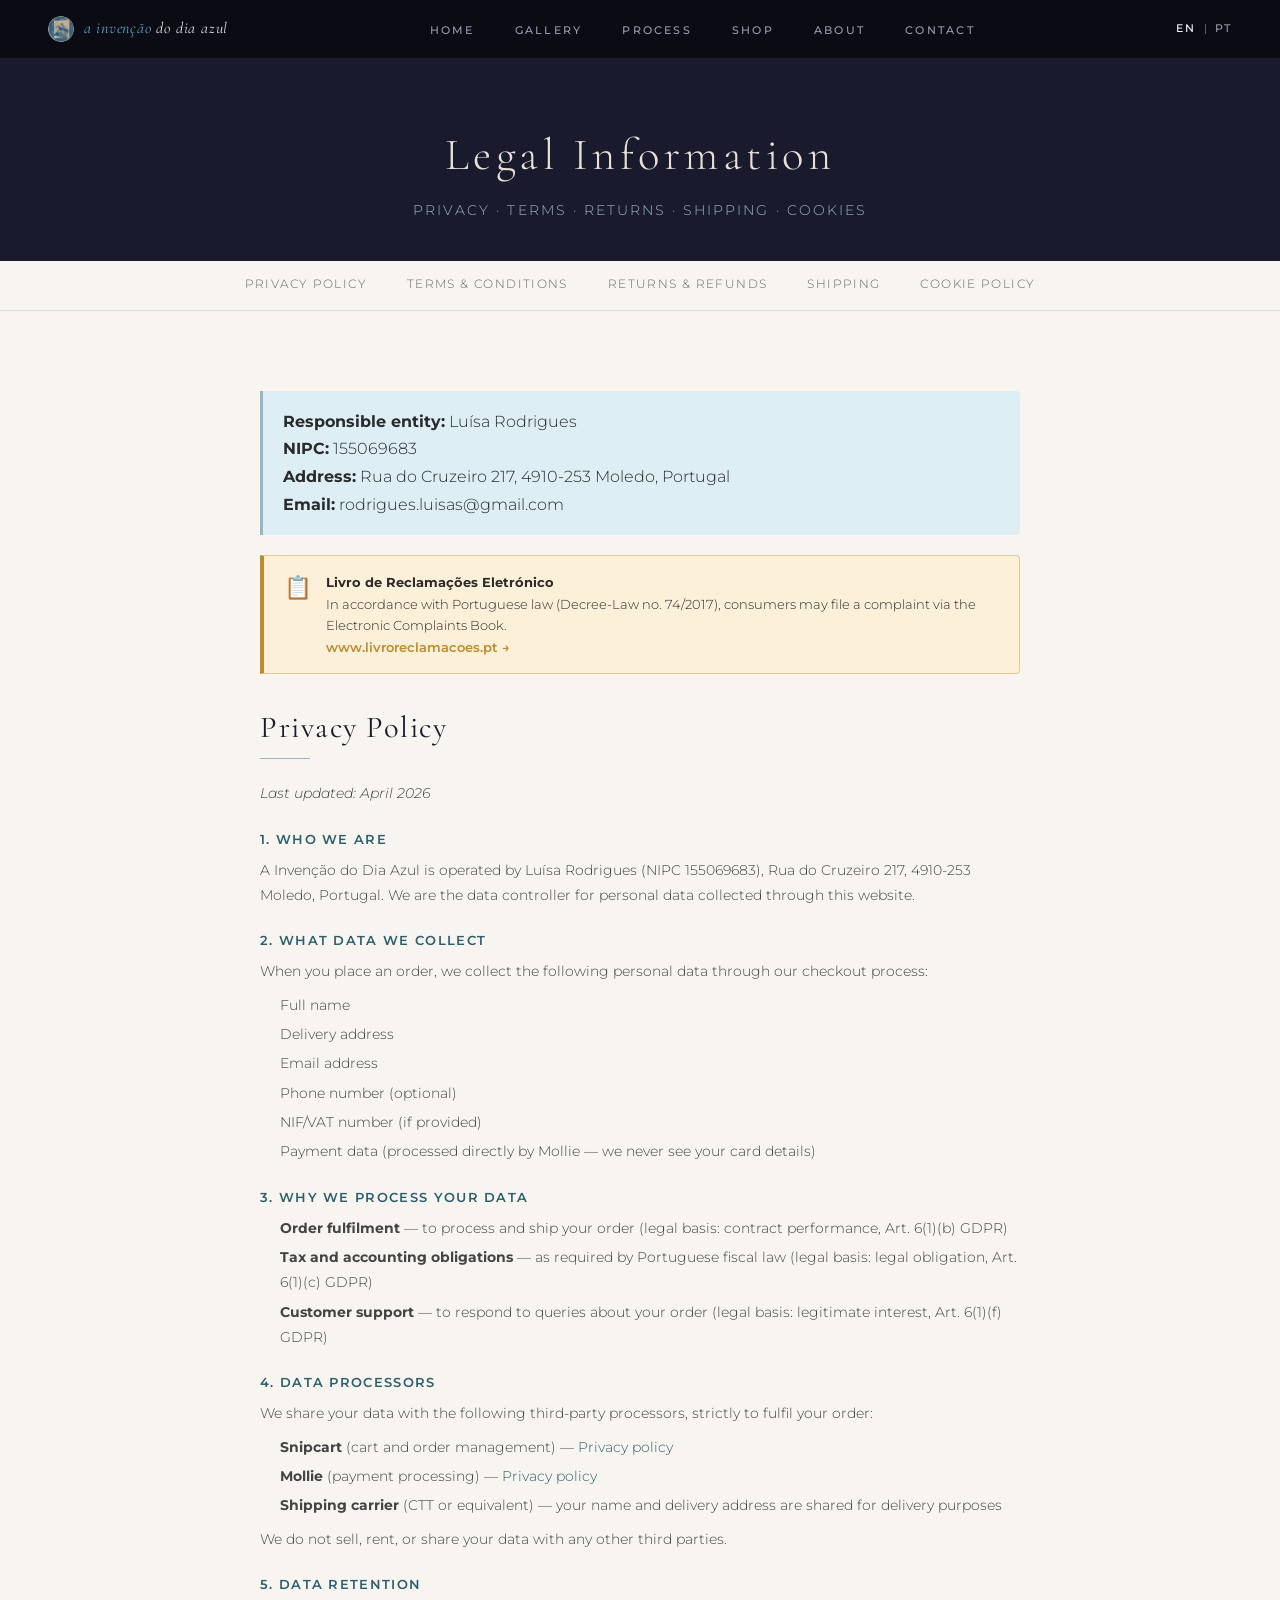
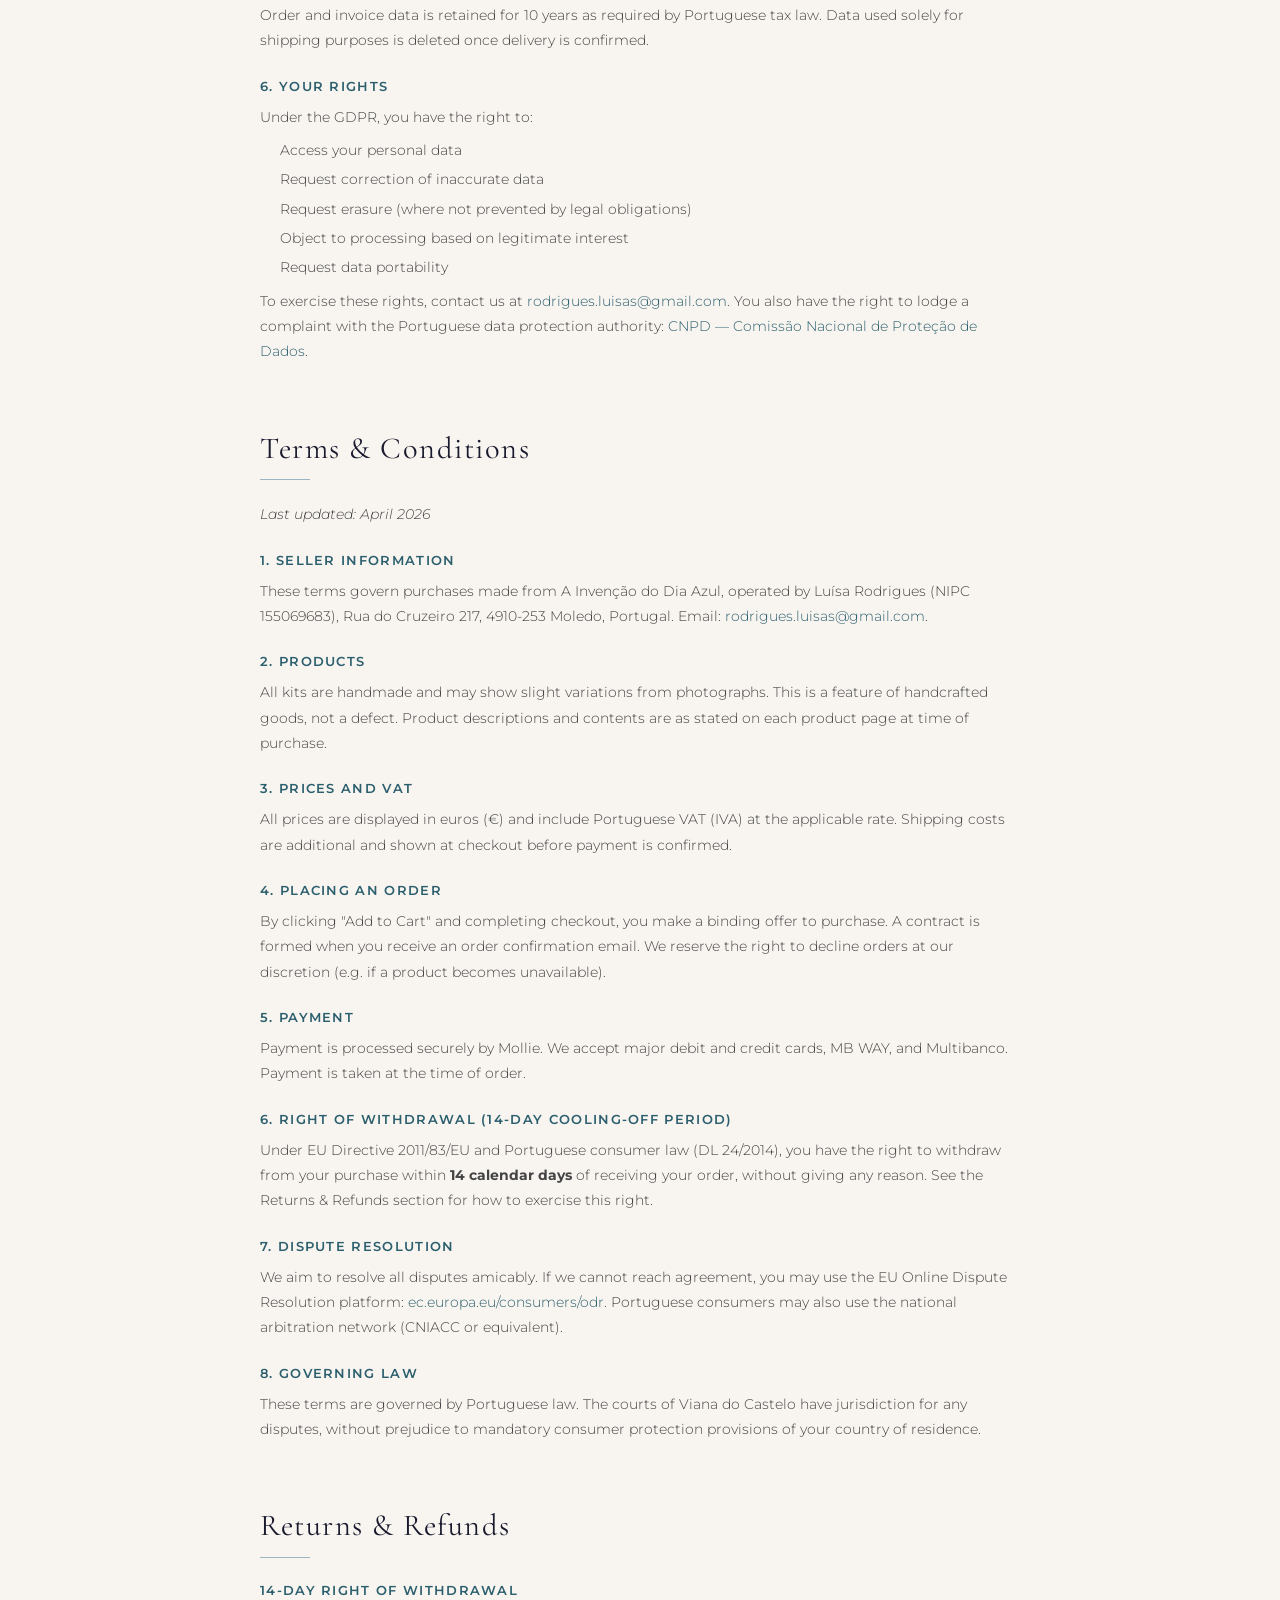
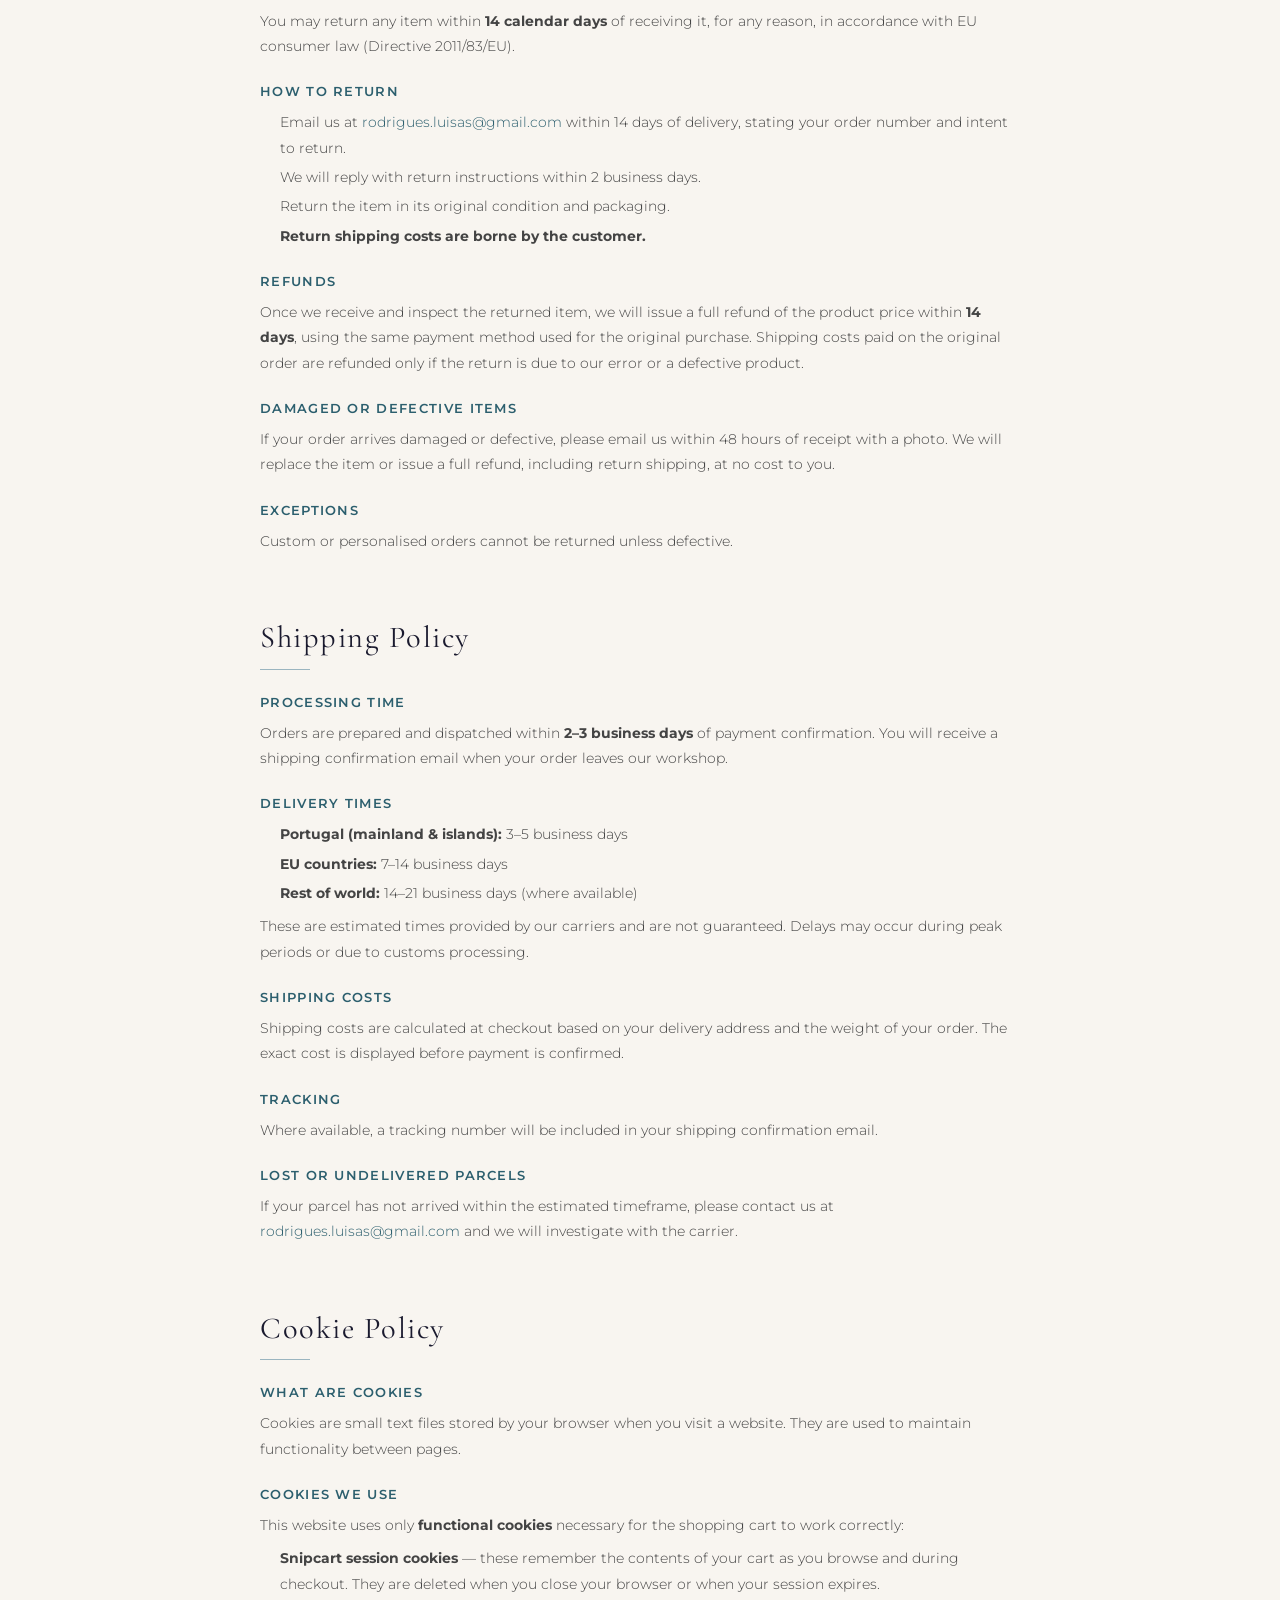
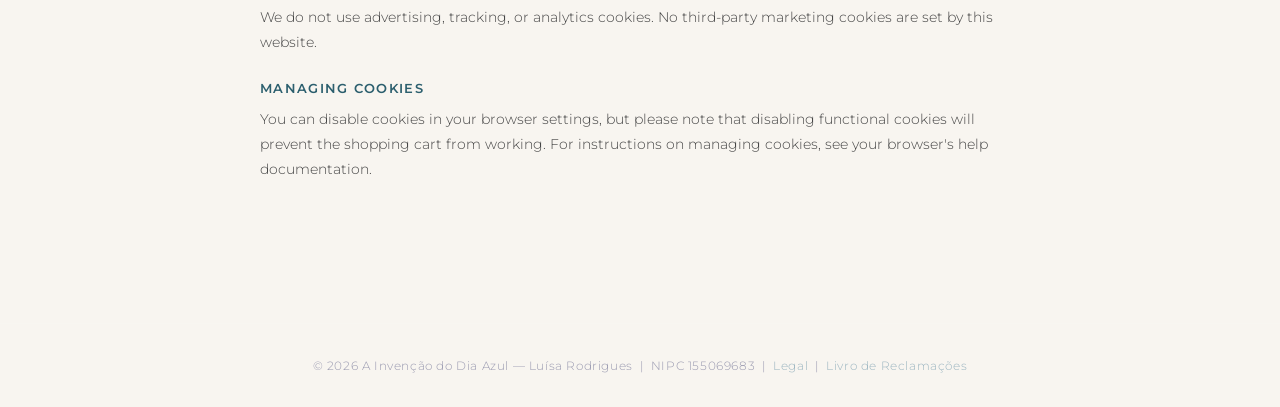
<file: legal-en.html>
<!DOCTYPE html>
<html lang="en">
<head>
  <meta charset="UTF-8">
  <meta name="viewport" content="width=device-width, initial-scale=1.0">
  <title>Legal Information | A Invenção do Dia Azul</title>
  <link rel="stylesheet" href="styles.css">
  <link href="https://fonts.googleapis.com/css2?family=Cormorant+Garamond:ital,wght@0,300;0,400;0,500;0,600;1,300;1,400&family=Montserrat:wght@300;400;500;600&family=Dancing+Script:wght@400;500;600&display=swap" rel="stylesheet">
  <style>
    body {
      background-color: #f8f5f0 !important;
      color: #333;
    }
    .legal-hero {
      padding: 120px 0 40px;
      background: #1a1a2e;
      text-align: center;
    }
    .legal-hero h1 {
      font-family: 'Cormorant Garamond', serif;
      font-size: 2.8rem;
      font-weight: 300;
      color: #e8e0d5;
      letter-spacing: 0.1em;
    }
    .legal-hero p {
      color: #9bb5c0;
      font-family: 'Montserrat', sans-serif;
      font-size: 0.85rem;
      letter-spacing: 0.15em;
      margin-top: 0.5rem;
    }
    .legal-tabs {
      background: #f8f5f0;
      border-bottom: 1px solid #ddd;
      display: flex;
      justify-content: center;
      flex-wrap: wrap;
      gap: 0;
      position: sticky;
      top: 58px;
      z-index: 100;
    }
    .legal-tabs a {
      padding: 14px 20px;
      font-family: 'Montserrat', sans-serif;
      font-size: 0.72rem;
      letter-spacing: 0.12em;
      color: #666;
      text-decoration: none;
      text-transform: uppercase;
      border-bottom: 2px solid transparent;
      transition: all 0.2s;
    }
    .legal-tabs a:hover {
      color: #2c5f6e;
      border-bottom-color: #2c5f6e;
    }
    .legal-content {
      max-width: 820px;
      margin: 0 auto;
      padding: 60px 30px 80px;
      background: #f8f5f0;
    }
    .legal-section {
      margin-bottom: 60px;
      scroll-margin-top: 130px;
    }
    .legal-section h2 {
      font-family: 'Cormorant Garamond', serif;
      font-size: 1.9rem;
      font-weight: 400;
      color: #1a1a2e;
      margin-bottom: 6px;
      letter-spacing: 0.05em;
    }
    .legal-section .section-divider {
      width: 50px;
      height: 1px;
      background: #9bb5c0;
      margin-bottom: 22px;
    }
    .legal-section h3 {
      font-family: 'Montserrat', sans-serif;
      font-size: 0.82rem;
      font-weight: 600;
      letter-spacing: 0.1em;
      text-transform: uppercase;
      color: #2c5f6e;
      margin: 22px 0 8px;
    }
    .legal-section p, .legal-section li {
      font-family: 'Montserrat', sans-serif;
      font-size: 0.88rem;
      line-height: 1.8;
      color: #444;
    }
    .legal-section ul {
      padding-left: 20px;
      margin: 8px 0;
    }
    .legal-section ul li {
      margin-bottom: 4px;
    }
    .legal-section a {
      color: #2c5f6e;
    }
    .info-box {
      background: #ddeef4 !important;
      border-left: 3px solid #9bb5c0;
      padding: 16px 20px;
      margin: 20px 0;
      border-radius: 0 4px 4px 0;
      color: #2a2a2a !important;
    }
    .info-box p, .info-box a {
      margin: 2px 0;
      color: #2a2a2a !important;
    }
    .reclamacoes-box {
      background: #fdf0d8 !important;
      border: 1px solid #e0c8a0;
      border-left: 4px solid #c0892e;
      padding: 14px 20px;
      margin: 20px 0 30px;
      border-radius: 0 4px 4px 0;
      display: flex;
      align-items: flex-start;
      gap: 14px;
      color: #2a2a2a !important;
    }
    .reclamacoes-box .rec-icon {
      font-size: 1.4rem;
      flex-shrink: 0;
      line-height: 1.6;
    }
    .reclamacoes-box p {
      margin: 2px 0;
      font-size: 0.84rem !important;
      line-height: 1.5;
    }
    .reclamacoes-box a {
      font-weight: 600;
      color: #c0892e !important;
    }
  </style>
</head>
<body>

  <!-- Navigation -->
  <nav class="navbar" id="navbar">
    <div class="nav-container">
      <a href="index.html" class="nav-logo">
        <img src="images/kit-complete.jpeg" alt="Luísa Rodrigues" class="logo-img">
        <span class="logo-text"><span class="logo-blue">a invenção</span> do dia azul</span>
      </a>
      <button class="nav-toggle" id="navToggle" aria-label="Toggle menu">
        <span></span><span></span><span></span>
      </button>
      <ul class="nav-links" id="navLinks">
        <li><a href="index.html#home">HOME</a></li>
        <li><a href="index.html#gallery">GALLERY</a></li>
        <li><a href="index.html#process">PROCESS</a></li>
        <li><a href="index.html#kits">SHOP</a></li>
        <li><a href="index.html#about">ABOUT</a></li>
        <li><a href="index.html#contact">CONTACT</a></li>
      </ul>
      <div class="nav-right">
        <div class="lang-toggle">
          <a href="legal-en.html" class="lang-btn active">EN</a>
          <span class="lang-divider">|</span>
          <a href="legal-pt.html" class="lang-btn">PT</a>
        </div>
      </div>
    </div>
  </nav>

  <div class="legal-hero">
    <h1>Legal Information</h1>
    <p>PRIVACY · TERMS · RETURNS · SHIPPING · COOKIES</p>
  </div>

  <div class="legal-tabs">
    <a href="#privacy">Privacy Policy</a>
    <a href="#terms">Terms &amp; Conditions</a>
    <a href="#returns">Returns &amp; Refunds</a>
    <a href="#shipping">Shipping</a>
    <a href="#cookies">Cookie Policy</a>
  </div>

  <div class="legal-content">

    <div class="info-box">
      <p><strong>Responsible entity:</strong> Luísa Rodrigues</p>
      <p><strong>NIPC:</strong> 155069683</p>
      <p><strong>Address:</strong> Rua do Cruzeiro 217, 4910-253 Moledo, Portugal</p>
      <p><strong>Email:</strong> <a href="mailto:rodrigues.luisas@gmail.com">rodrigues.luisas@gmail.com</a></p>
    </div>

    <div class="reclamacoes-box">
      <div class="rec-icon">📋</div>
      <div>
        <p><strong>Livro de Reclamações Eletrónico</strong></p>
        <p>In accordance with Portuguese law (Decree-Law no. 74/2017), consumers may file a complaint via the Electronic Complaints Book.</p>
        <p><a href="https://www.livroreclamacoes.pt" target="_blank" rel="noopener">www.livroreclamacoes.pt →</a></p>
      </div>
    </div>

    <!-- PRIVACY POLICY -->
    <div class="legal-section" id="privacy">
      <h2>Privacy Policy</h2>
      <div class="section-divider"></div>
      <p><em>Last updated: April 2026</em></p>

      <h3>1. Who We Are</h3>
      <p>A Invenção do Dia Azul is operated by Luísa Rodrigues (NIPC 155069683), Rua do Cruzeiro 217, 4910-253 Moledo, Portugal. We are the data controller for personal data collected through this website.</p>

      <h3>2. What Data We Collect</h3>
      <p>When you place an order, we collect the following personal data through our checkout process:</p>
      <ul>
        <li>Full name</li>
        <li>Delivery address</li>
        <li>Email address</li>
        <li>Phone number (optional)</li>
        <li>NIF/VAT number (if provided)</li>
        <li>Payment data (processed directly by Mollie — we never see your card details)</li>
      </ul>

      <h3>3. Why We Process Your Data</h3>
      <ul>
        <li><strong>Order fulfilment</strong> — to process and ship your order (legal basis: contract performance, Art. 6(1)(b) GDPR)</li>
        <li><strong>Tax and accounting obligations</strong> — as required by Portuguese fiscal law (legal basis: legal obligation, Art. 6(1)(c) GDPR)</li>
        <li><strong>Customer support</strong> — to respond to queries about your order (legal basis: legitimate interest, Art. 6(1)(f) GDPR)</li>
      </ul>

      <h3>4. Data Processors</h3>
      <p>We share your data with the following third-party processors, strictly to fulfil your order:</p>
      <ul>
        <li><strong>Snipcart</strong> (cart and order management) — <a href="https://snipcart.com/privacy-policy" target="_blank" rel="noopener">Privacy policy</a></li>
        <li><strong>Mollie</strong> (payment processing) — <a href="https://www.mollie.com/en/privacy" target="_blank" rel="noopener">Privacy policy</a></li>
        <li><strong>Shipping carrier</strong> (CTT or equivalent) — your name and delivery address are shared for delivery purposes</li>
      </ul>
      <p>We do not sell, rent, or share your data with any other third parties.</p>

      <h3>5. Data Retention</h3>
      <p>Order and invoice data is retained for 10 years as required by Portuguese tax law. Data used solely for shipping purposes is deleted once delivery is confirmed.</p>

      <h3>6. Your Rights</h3>
      <p>Under the GDPR, you have the right to:</p>
      <ul>
        <li>Access your personal data</li>
        <li>Request correction of inaccurate data</li>
        <li>Request erasure (where not prevented by legal obligations)</li>
        <li>Object to processing based on legitimate interest</li>
        <li>Request data portability</li>
      </ul>
      <p>To exercise these rights, contact us at <a href="mailto:rodrigues.luisas@gmail.com">rodrigues.luisas@gmail.com</a>. You also have the right to lodge a complaint with the Portuguese data protection authority: <a href="https://www.cnpd.pt" target="_blank" rel="noopener">CNPD — Comissão Nacional de Proteção de Dados</a>.</p>
    </div>

    <!-- TERMS & CONDITIONS -->
    <div class="legal-section" id="terms">
      <h2>Terms &amp; Conditions</h2>
      <div class="section-divider"></div>
      <p><em>Last updated: April 2026</em></p>

      <h3>1. Seller Information</h3>
      <p>These terms govern purchases made from A Invenção do Dia Azul, operated by Luísa Rodrigues (NIPC 155069683), Rua do Cruzeiro 217, 4910-253 Moledo, Portugal. Email: <a href="mailto:rodrigues.luisas@gmail.com">rodrigues.luisas@gmail.com</a>.</p>

      <h3>2. Products</h3>
      <p>All kits are handmade and may show slight variations from photographs. This is a feature of handcrafted goods, not a defect. Product descriptions and contents are as stated on each product page at time of purchase.</p>

      <h3>3. Prices and VAT</h3>
      <p>All prices are displayed in euros (€) and include Portuguese VAT (IVA) at the applicable rate. Shipping costs are additional and shown at checkout before payment is confirmed.</p>

      <h3>4. Placing an Order</h3>
      <p>By clicking "Add to Cart" and completing checkout, you make a binding offer to purchase. A contract is formed when you receive an order confirmation email. We reserve the right to decline orders at our discretion (e.g. if a product becomes unavailable).</p>

      <h3>5. Payment</h3>
      <p>Payment is processed securely by Mollie. We accept major debit and credit cards, MB WAY, and Multibanco. Payment is taken at the time of order.</p>

      <h3>6. Right of Withdrawal (14-Day Cooling-Off Period)</h3>
      <p>Under EU Directive 2011/83/EU and Portuguese consumer law (DL 24/2014), you have the right to withdraw from your purchase within <strong>14 calendar days</strong> of receiving your order, without giving any reason. See the Returns &amp; Refunds section for how to exercise this right.</p>

      <h3>7. Dispute Resolution</h3>
      <p>We aim to resolve all disputes amicably. If we cannot reach agreement, you may use the EU Online Dispute Resolution platform: <a href="https://ec.europa.eu/consumers/odr" target="_blank" rel="noopener">ec.europa.eu/consumers/odr</a>. Portuguese consumers may also use the national arbitration network (CNIACC or equivalent).</p>

      <h3>8. Governing Law</h3>
      <p>These terms are governed by Portuguese law. The courts of Viana do Castelo have jurisdiction for any disputes, without prejudice to mandatory consumer protection provisions of your country of residence.</p>
    </div>

    <!-- RETURNS & REFUNDS -->
    <div class="legal-section" id="returns">
      <h2>Returns &amp; Refunds</h2>
      <div class="section-divider"></div>

      <h3>14-Day Right of Withdrawal</h3>
      <p>You may return any item within <strong>14 calendar days</strong> of receiving it, for any reason, in accordance with EU consumer law (Directive 2011/83/EU).</p>

      <h3>How to Return</h3>
      <ul>
        <li>Email us at <a href="mailto:rodrigues.luisas@gmail.com">rodrigues.luisas@gmail.com</a> within 14 days of delivery, stating your order number and intent to return.</li>
        <li>We will reply with return instructions within 2 business days.</li>
        <li>Return the item in its original condition and packaging.</li>
        <li><strong>Return shipping costs are borne by the customer.</strong></li>
      </ul>

      <h3>Refunds</h3>
      <p>Once we receive and inspect the returned item, we will issue a full refund of the product price within <strong>14 days</strong>, using the same payment method used for the original purchase. Shipping costs paid on the original order are refunded only if the return is due to our error or a defective product.</p>

      <h3>Damaged or Defective Items</h3>
      <p>If your order arrives damaged or defective, please email us within 48 hours of receipt with a photo. We will replace the item or issue a full refund, including return shipping, at no cost to you.</p>

      <h3>Exceptions</h3>
      <p>Custom or personalised orders cannot be returned unless defective.</p>
    </div>

    <!-- SHIPPING -->
    <div class="legal-section" id="shipping">
      <h2>Shipping Policy</h2>
      <div class="section-divider"></div>

      <h3>Processing Time</h3>
      <p>Orders are prepared and dispatched within <strong>2–3 business days</strong> of payment confirmation. You will receive a shipping confirmation email when your order leaves our workshop.</p>

      <h3>Delivery Times</h3>
      <ul>
        <li><strong>Portugal (mainland &amp; islands):</strong> 3–5 business days</li>
        <li><strong>EU countries:</strong> 7–14 business days</li>
        <li><strong>Rest of world:</strong> 14–21 business days (where available)</li>
      </ul>
      <p>These are estimated times provided by our carriers and are not guaranteed. Delays may occur during peak periods or due to customs processing.</p>

      <h3>Shipping Costs</h3>
      <p>Shipping costs are calculated at checkout based on your delivery address and the weight of your order. The exact cost is displayed before payment is confirmed.</p>

      <h3>Tracking</h3>
      <p>Where available, a tracking number will be included in your shipping confirmation email.</p>

      <h3>Lost or Undelivered Parcels</h3>
      <p>If your parcel has not arrived within the estimated timeframe, please contact us at <a href="mailto:rodrigues.luisas@gmail.com">rodrigues.luisas@gmail.com</a> and we will investigate with the carrier.</p>
    </div>

    <!-- COOKIE POLICY -->
    <div class="legal-section" id="cookies">
      <h2>Cookie Policy</h2>
      <div class="section-divider"></div>

      <h3>What Are Cookies</h3>
      <p>Cookies are small text files stored by your browser when you visit a website. They are used to maintain functionality between pages.</p>

      <h3>Cookies We Use</h3>
      <p>This website uses only <strong>functional cookies</strong> necessary for the shopping cart to work correctly:</p>
      <ul>
        <li><strong>Snipcart session cookies</strong> — these remember the contents of your cart as you browse and during checkout. They are deleted when you close your browser or when your session expires.</li>
      </ul>
      <p>We do not use advertising, tracking, or analytics cookies. No third-party marketing cookies are set by this website.</p>

      <h3>Managing Cookies</h3>
      <p>You can disable cookies in your browser settings, but please note that disabling functional cookies will prevent the shopping cart from working. For instructions on managing cookies, see your browser's help documentation.</p>
    </div>

  </div>

  <footer class="footer">
    <div class="footer-container">
      <p class="footer-text">
        &copy; 2026 A Invenção do Dia Azul &mdash; Luísa Rodrigues &nbsp;|&nbsp; NIPC 155069683
        &nbsp;|&nbsp; <a href="legal-en.html" style="color:#9bb5c0;">Legal</a>
        &nbsp;|&nbsp; <a href="https://www.livroreclamacoes.pt" target="_blank" rel="noopener" style="color:#9bb5c0;">Livro de Reclamações</a>
      </p>
    </div>
  </footer>

  <script src="script.js"></script>
</body>
</html>
</file>
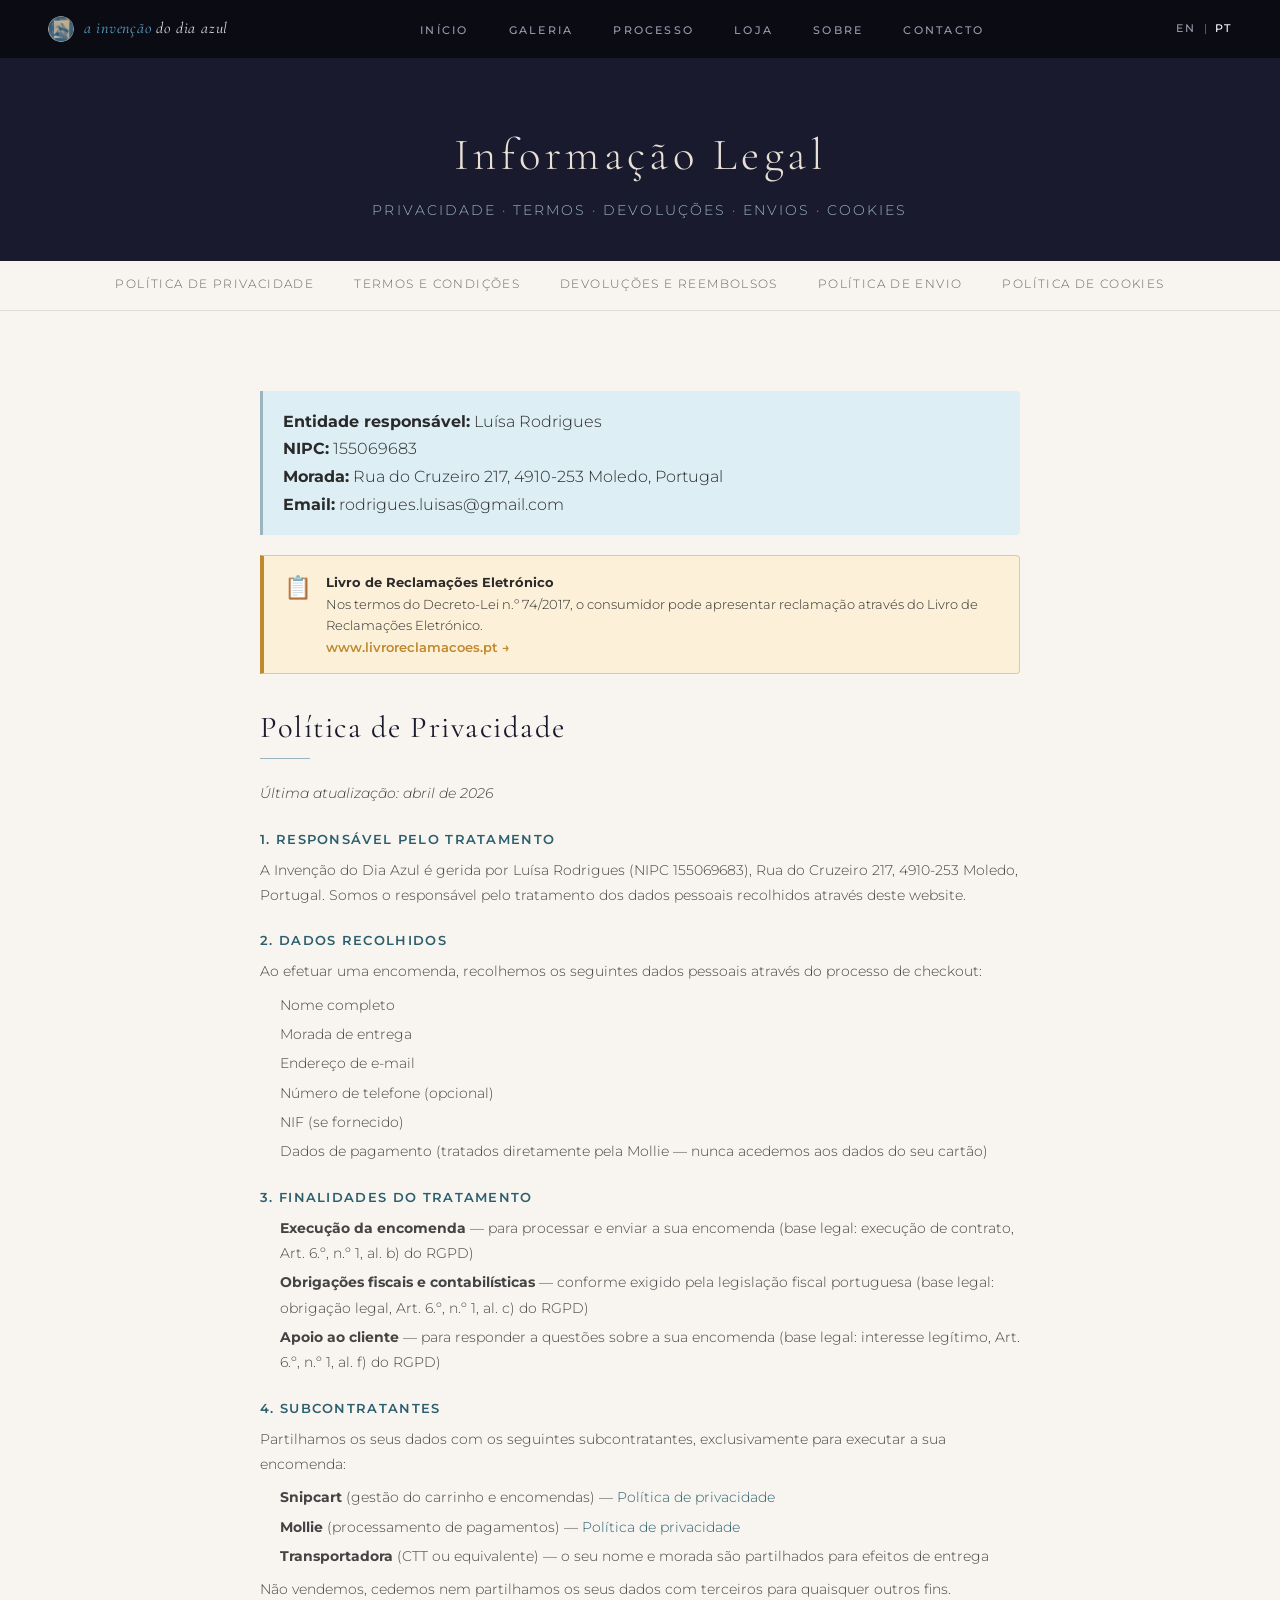
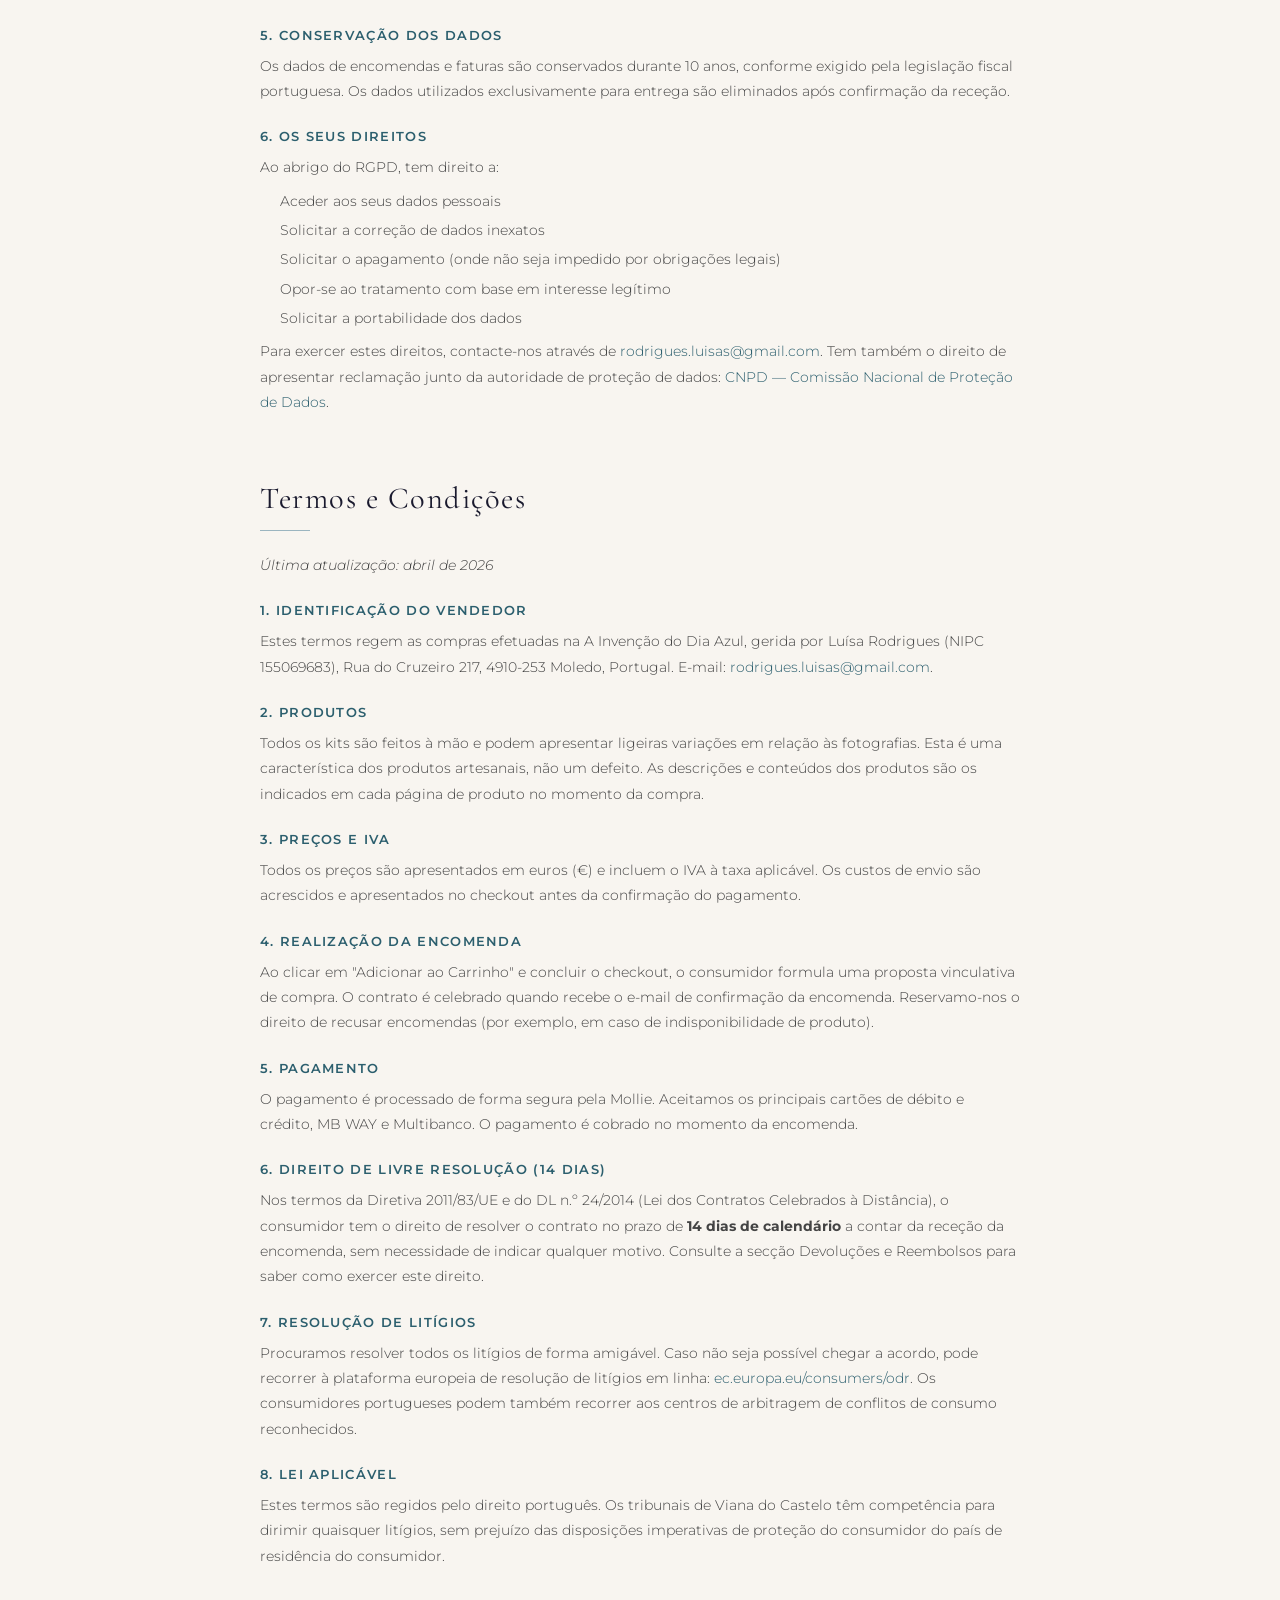
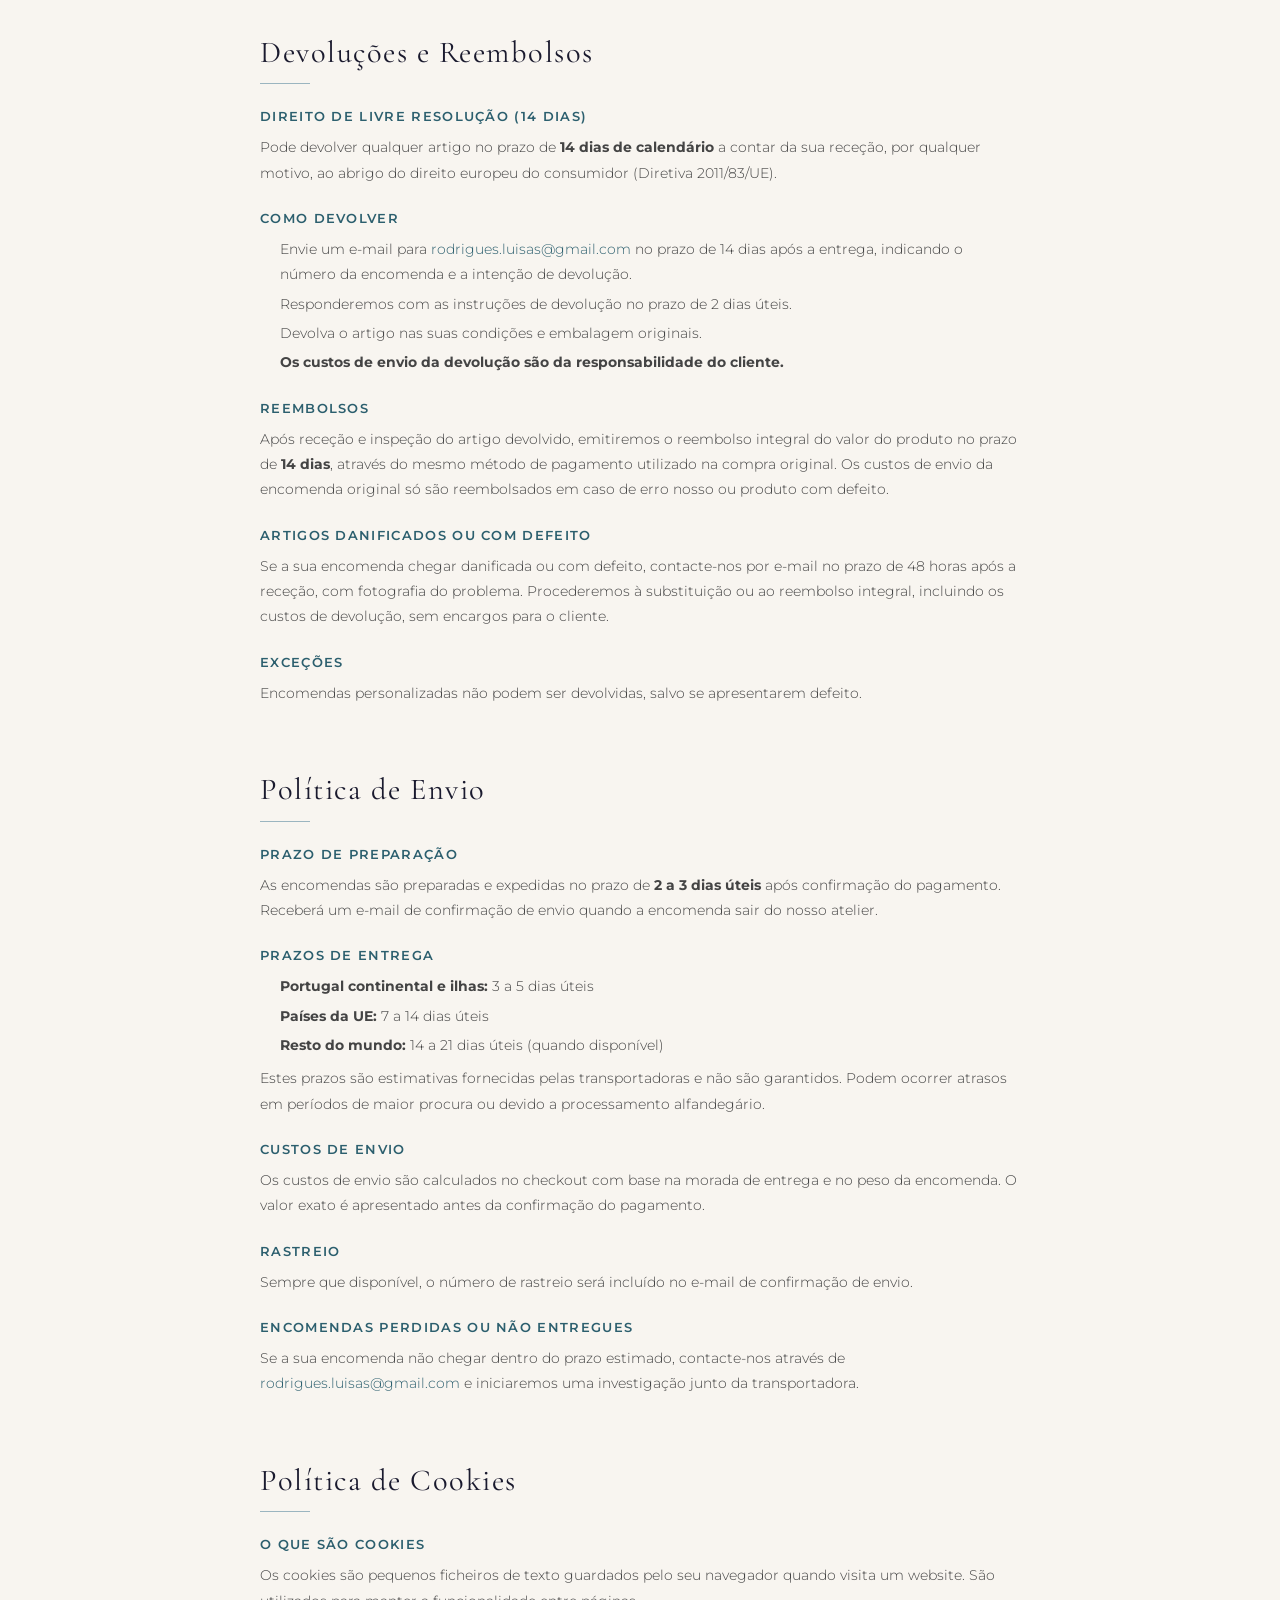
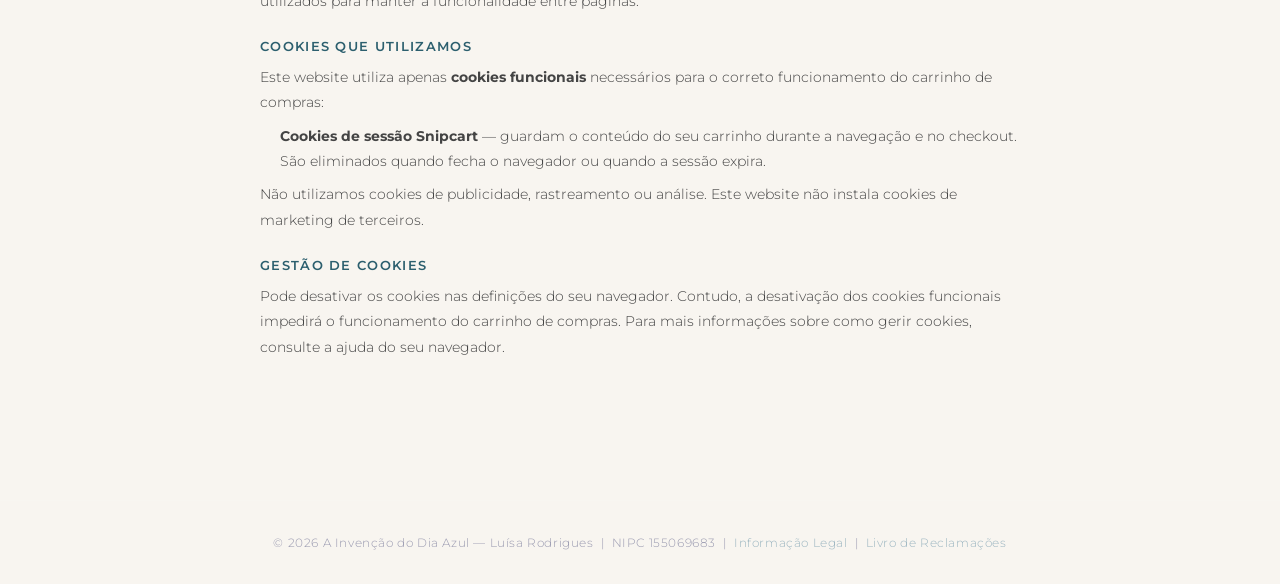
<file: legal-pt.html>
<!DOCTYPE html>
<html lang="pt">
<head>
  <meta charset="UTF-8">
  <meta name="viewport" content="width=device-width, initial-scale=1.0">
  <title>Informação Legal | A Invenção do Dia Azul</title>
  <link rel="stylesheet" href="styles.css">
  <link href="https://fonts.googleapis.com/css2?family=Cormorant+Garamond:ital,wght@0,300;0,400;0,500;0,600;1,300;1,400&family=Montserrat:wght@300;400;500;600&family=Dancing+Script:wght@400;500;600&display=swap" rel="stylesheet">
  <style>
    body {
      background-color: #f8f5f0 !important;
      color: #333;
    }
    .legal-hero {
      padding: 120px 0 40px;
      background: #1a1a2e;
      text-align: center;
    }
    .legal-hero h1 {
      font-family: 'Cormorant Garamond', serif;
      font-size: 2.8rem;
      font-weight: 300;
      color: #e8e0d5;
      letter-spacing: 0.1em;
    }
    .legal-hero p {
      color: #9bb5c0;
      font-family: 'Montserrat', sans-serif;
      font-size: 0.85rem;
      letter-spacing: 0.15em;
      margin-top: 0.5rem;
    }
    .legal-tabs {
      background: #f8f5f0;
      border-bottom: 1px solid #ddd;
      display: flex;
      justify-content: center;
      flex-wrap: wrap;
      gap: 0;
      position: sticky;
      top: 58px;
      z-index: 100;
    }
    .legal-tabs a {
      padding: 14px 20px;
      font-family: 'Montserrat', sans-serif;
      font-size: 0.72rem;
      letter-spacing: 0.12em;
      color: #666;
      text-decoration: none;
      text-transform: uppercase;
      border-bottom: 2px solid transparent;
      transition: all 0.2s;
    }
    .legal-tabs a:hover {
      color: #2c5f6e;
      border-bottom-color: #2c5f6e;
    }
    .legal-content {
      max-width: 820px;
      margin: 0 auto;
      padding: 60px 30px 80px;
      background: #f8f5f0;
    }
    .legal-section {
      margin-bottom: 60px;
      scroll-margin-top: 130px;
    }
    .legal-section h2 {
      font-family: 'Cormorant Garamond', serif;
      font-size: 1.9rem;
      font-weight: 400;
      color: #1a1a2e;
      margin-bottom: 6px;
      letter-spacing: 0.05em;
    }
    .legal-section .section-divider {
      width: 50px;
      height: 1px;
      background: #9bb5c0;
      margin-bottom: 22px;
    }
    .legal-section h3 {
      font-family: 'Montserrat', sans-serif;
      font-size: 0.82rem;
      font-weight: 600;
      letter-spacing: 0.1em;
      text-transform: uppercase;
      color: #2c5f6e;
      margin: 22px 0 8px;
    }
    .legal-section p, .legal-section li {
      font-family: 'Montserrat', sans-serif;
      font-size: 0.88rem;
      line-height: 1.8;
      color: #444;
    }
    .legal-section ul {
      padding-left: 20px;
      margin: 8px 0;
    }
    .legal-section ul li {
      margin-bottom: 4px;
    }
    .legal-section a {
      color: #2c5f6e;
    }
    .info-box {
      background: #ddeef4 !important;
      border-left: 3px solid #9bb5c0;
      padding: 16px 20px;
      margin: 20px 0;
      border-radius: 0 4px 4px 0;
      color: #2a2a2a !important;
    }
    .info-box p, .info-box a {
      margin: 2px 0;
      color: #2a2a2a !important;
    }
    .reclamacoes-box {
      background: #fdf0d8 !important;
      border: 1px solid #e0c8a0;
      border-left: 4px solid #c0892e;
      padding: 14px 20px;
      margin: 20px 0 30px;
      border-radius: 0 4px 4px 0;
      display: flex;
      align-items: flex-start;
      gap: 14px;
      color: #2a2a2a !important;
    }
    .reclamacoes-box .rec-icon {
      font-size: 1.4rem;
      flex-shrink: 0;
      line-height: 1.6;
    }
    .reclamacoes-box p {
      margin: 2px 0;
      font-size: 0.84rem !important;
      line-height: 1.5;
    }
    .reclamacoes-box a {
      font-weight: 600;
      color: #c0892e !important;
    }
  </style>
</head>
<body>

  <!-- Navegação -->
  <nav class="navbar" id="navbar">
    <div class="nav-container">
      <a href="index-pt.html" class="nav-logo">
        <img src="images/kit-complete.jpeg" alt="Luísa Rodrigues" class="logo-img">
        <span class="logo-text"><span class="logo-blue">a invenção</span> do dia azul</span>
      </a>
      <button class="nav-toggle" id="navToggle" aria-label="Abrir menu">
        <span></span><span></span><span></span>
      </button>
      <ul class="nav-links" id="navLinks">
        <li><a href="index-pt.html#home">INÍCIO</a></li>
        <li><a href="index-pt.html#gallery">GALERIA</a></li>
        <li><a href="index-pt.html#process">PROCESSO</a></li>
        <li><a href="index-pt.html#kits">LOJA</a></li>
        <li><a href="index-pt.html#about">SOBRE</a></li>
        <li><a href="index-pt.html#contact">CONTACTO</a></li>
      </ul>
      <div class="nav-right">
        <div class="lang-toggle">
          <a href="legal-en.html" class="lang-btn">EN</a>
          <span class="lang-divider">|</span>
          <a href="legal-pt.html" class="lang-btn active">PT</a>
        </div>
      </div>
    </div>
  </nav>

  <div class="legal-hero">
    <h1>Informação Legal</h1>
    <p>PRIVACIDADE · TERMOS · DEVOLUÇÕES · ENVIOS · COOKIES</p>
  </div>

  <div class="legal-tabs">
    <a href="#privacidade">Política de Privacidade</a>
    <a href="#termos">Termos e Condições</a>
    <a href="#devolucoes">Devoluções e Reembolsos</a>
    <a href="#envios">Política de Envio</a>
    <a href="#cookies">Política de Cookies</a>
  </div>

  <div class="legal-content">

    <div class="info-box">
      <p><strong>Entidade responsável:</strong> Luísa Rodrigues</p>
      <p><strong>NIPC:</strong> 155069683</p>
      <p><strong>Morada:</strong> Rua do Cruzeiro 217, 4910-253 Moledo, Portugal</p>
      <p><strong>Email:</strong> <a href="mailto:rodrigues.luisas@gmail.com">rodrigues.luisas@gmail.com</a></p>
    </div>

    <div class="reclamacoes-box">
      <div class="rec-icon">📋</div>
      <div>
        <p><strong>Livro de Reclamações Eletrónico</strong></p>
        <p>Nos termos do Decreto-Lei n.º 74/2017, o consumidor pode apresentar reclamação através do Livro de Reclamações Eletrónico.</p>
        <p><a href="https://www.livroreclamacoes.pt" target="_blank" rel="noopener">www.livroreclamacoes.pt →</a></p>
      </div>
    </div>

    <!-- POLÍTICA DE PRIVACIDADE -->
    <div class="legal-section" id="privacidade">
      <h2>Política de Privacidade</h2>
      <div class="section-divider"></div>
      <p><em>Última atualização: abril de 2026</em></p>

      <h3>1. Responsável pelo Tratamento</h3>
      <p>A Invenção do Dia Azul é gerida por Luísa Rodrigues (NIPC 155069683), Rua do Cruzeiro 217, 4910-253 Moledo, Portugal. Somos o responsável pelo tratamento dos dados pessoais recolhidos através deste website.</p>

      <h3>2. Dados Recolhidos</h3>
      <p>Ao efetuar uma encomenda, recolhemos os seguintes dados pessoais através do processo de checkout:</p>
      <ul>
        <li>Nome completo</li>
        <li>Morada de entrega</li>
        <li>Endereço de e-mail</li>
        <li>Número de telefone (opcional)</li>
        <li>NIF (se fornecido)</li>
        <li>Dados de pagamento (tratados diretamente pela Mollie — nunca acedemos aos dados do seu cartão)</li>
      </ul>

      <h3>3. Finalidades do Tratamento</h3>
      <ul>
        <li><strong>Execução da encomenda</strong> — para processar e enviar a sua encomenda (base legal: execução de contrato, Art. 6.º, n.º 1, al. b) do RGPD)</li>
        <li><strong>Obrigações fiscais e contabilísticas</strong> — conforme exigido pela legislação fiscal portuguesa (base legal: obrigação legal, Art. 6.º, n.º 1, al. c) do RGPD)</li>
        <li><strong>Apoio ao cliente</strong> — para responder a questões sobre a sua encomenda (base legal: interesse legítimo, Art. 6.º, n.º 1, al. f) do RGPD)</li>
      </ul>

      <h3>4. Subcontratantes</h3>
      <p>Partilhamos os seus dados com os seguintes subcontratantes, exclusivamente para executar a sua encomenda:</p>
      <ul>
        <li><strong>Snipcart</strong> (gestão do carrinho e encomendas) — <a href="https://snipcart.com/privacy-policy" target="_blank" rel="noopener">Política de privacidade</a></li>
        <li><strong>Mollie</strong> (processamento de pagamentos) — <a href="https://www.mollie.com/pt/privacy" target="_blank" rel="noopener">Política de privacidade</a></li>
        <li><strong>Transportadora</strong> (CTT ou equivalente) — o seu nome e morada são partilhados para efeitos de entrega</li>
      </ul>
      <p>Não vendemos, cedemos nem partilhamos os seus dados com terceiros para quaisquer outros fins.</p>

      <h3>5. Conservação dos Dados</h3>
      <p>Os dados de encomendas e faturas são conservados durante 10 anos, conforme exigido pela legislação fiscal portuguesa. Os dados utilizados exclusivamente para entrega são eliminados após confirmação da receção.</p>

      <h3>6. Os Seus Direitos</h3>
      <p>Ao abrigo do RGPD, tem direito a:</p>
      <ul>
        <li>Aceder aos seus dados pessoais</li>
        <li>Solicitar a correção de dados inexatos</li>
        <li>Solicitar o apagamento (onde não seja impedido por obrigações legais)</li>
        <li>Opor-se ao tratamento com base em interesse legítimo</li>
        <li>Solicitar a portabilidade dos dados</li>
      </ul>
      <p>Para exercer estes direitos, contacte-nos através de <a href="mailto:rodrigues.luisas@gmail.com">rodrigues.luisas@gmail.com</a>. Tem também o direito de apresentar reclamação junto da autoridade de proteção de dados: <a href="https://www.cnpd.pt" target="_blank" rel="noopener">CNPD — Comissão Nacional de Proteção de Dados</a>.</p>
    </div>

    <!-- TERMOS E CONDIÇÕES -->
    <div class="legal-section" id="termos">
      <h2>Termos e Condições</h2>
      <div class="section-divider"></div>
      <p><em>Última atualização: abril de 2026</em></p>

      <h3>1. Identificação do Vendedor</h3>
      <p>Estes termos regem as compras efetuadas na A Invenção do Dia Azul, gerida por Luísa Rodrigues (NIPC 155069683), Rua do Cruzeiro 217, 4910-253 Moledo, Portugal. E-mail: <a href="mailto:rodrigues.luisas@gmail.com">rodrigues.luisas@gmail.com</a>.</p>

      <h3>2. Produtos</h3>
      <p>Todos os kits são feitos à mão e podem apresentar ligeiras variações em relação às fotografias. Esta é uma característica dos produtos artesanais, não um defeito. As descrições e conteúdos dos produtos são os indicados em cada página de produto no momento da compra.</p>

      <h3>3. Preços e IVA</h3>
      <p>Todos os preços são apresentados em euros (€) e incluem o IVA à taxa aplicável. Os custos de envio são acrescidos e apresentados no checkout antes da confirmação do pagamento.</p>

      <h3>4. Realização da Encomenda</h3>
      <p>Ao clicar em "Adicionar ao Carrinho" e concluir o checkout, o consumidor formula uma proposta vinculativa de compra. O contrato é celebrado quando recebe o e-mail de confirmação da encomenda. Reservamo-nos o direito de recusar encomendas (por exemplo, em caso de indisponibilidade de produto).</p>

      <h3>5. Pagamento</h3>
      <p>O pagamento é processado de forma segura pela Mollie. Aceitamos os principais cartões de débito e crédito, MB WAY e Multibanco. O pagamento é cobrado no momento da encomenda.</p>

      <h3>6. Direito de Livre Resolução (14 dias)</h3>
      <p>Nos termos da Diretiva 2011/83/UE e do DL n.º 24/2014 (Lei dos Contratos Celebrados à Distância), o consumidor tem o direito de resolver o contrato no prazo de <strong>14 dias de calendário</strong> a contar da receção da encomenda, sem necessidade de indicar qualquer motivo. Consulte a secção Devoluções e Reembolsos para saber como exercer este direito.</p>

      <h3>7. Resolução de Litígios</h3>
      <p>Procuramos resolver todos os litígios de forma amigável. Caso não seja possível chegar a acordo, pode recorrer à plataforma europeia de resolução de litígios em linha: <a href="https://ec.europa.eu/consumers/odr" target="_blank" rel="noopener">ec.europa.eu/consumers/odr</a>. Os consumidores portugueses podem também recorrer aos centros de arbitragem de conflitos de consumo reconhecidos.</p>

      <h3>8. Lei Aplicável</h3>
      <p>Estes termos são regidos pelo direito português. Os tribunais de Viana do Castelo têm competência para dirimir quaisquer litígios, sem prejuízo das disposições imperativas de proteção do consumidor do país de residência do consumidor.</p>
    </div>

    <!-- DEVOLUÇÕES E REEMBOLSOS -->
    <div class="legal-section" id="devolucoes">
      <h2>Devoluções e Reembolsos</h2>
      <div class="section-divider"></div>

      <h3>Direito de Livre Resolução (14 dias)</h3>
      <p>Pode devolver qualquer artigo no prazo de <strong>14 dias de calendário</strong> a contar da sua receção, por qualquer motivo, ao abrigo do direito europeu do consumidor (Diretiva 2011/83/UE).</p>

      <h3>Como Devolver</h3>
      <ul>
        <li>Envie um e-mail para <a href="mailto:rodrigues.luisas@gmail.com">rodrigues.luisas@gmail.com</a> no prazo de 14 dias após a entrega, indicando o número da encomenda e a intenção de devolução.</li>
        <li>Responderemos com as instruções de devolução no prazo de 2 dias úteis.</li>
        <li>Devolva o artigo nas suas condições e embalagem originais.</li>
        <li><strong>Os custos de envio da devolução são da responsabilidade do cliente.</strong></li>
      </ul>

      <h3>Reembolsos</h3>
      <p>Após receção e inspeção do artigo devolvido, emitiremos o reembolso integral do valor do produto no prazo de <strong>14 dias</strong>, através do mesmo método de pagamento utilizado na compra original. Os custos de envio da encomenda original só são reembolsados em caso de erro nosso ou produto com defeito.</p>

      <h3>Artigos Danificados ou com Defeito</h3>
      <p>Se a sua encomenda chegar danificada ou com defeito, contacte-nos por e-mail no prazo de 48 horas após a receção, com fotografia do problema. Procederemos à substituição ou ao reembolso integral, incluindo os custos de devolução, sem encargos para o cliente.</p>

      <h3>Exceções</h3>
      <p>Encomendas personalizadas não podem ser devolvidas, salvo se apresentarem defeito.</p>
    </div>

    <!-- POLÍTICA DE ENVIO -->
    <div class="legal-section" id="envios">
      <h2>Política de Envio</h2>
      <div class="section-divider"></div>

      <h3>Prazo de Preparação</h3>
      <p>As encomendas são preparadas e expedidas no prazo de <strong>2 a 3 dias úteis</strong> após confirmação do pagamento. Receberá um e-mail de confirmação de envio quando a encomenda sair do nosso atelier.</p>

      <h3>Prazos de Entrega</h3>
      <ul>
        <li><strong>Portugal continental e ilhas:</strong> 3 a 5 dias úteis</li>
        <li><strong>Países da UE:</strong> 7 a 14 dias úteis</li>
        <li><strong>Resto do mundo:</strong> 14 a 21 dias úteis (quando disponível)</li>
      </ul>
      <p>Estes prazos são estimativas fornecidas pelas transportadoras e não são garantidos. Podem ocorrer atrasos em períodos de maior procura ou devido a processamento alfandegário.</p>

      <h3>Custos de Envio</h3>
      <p>Os custos de envio são calculados no checkout com base na morada de entrega e no peso da encomenda. O valor exato é apresentado antes da confirmação do pagamento.</p>

      <h3>Rastreio</h3>
      <p>Sempre que disponível, o número de rastreio será incluído no e-mail de confirmação de envio.</p>

      <h3>Encomendas Perdidas ou Não Entregues</h3>
      <p>Se a sua encomenda não chegar dentro do prazo estimado, contacte-nos através de <a href="mailto:rodrigues.luisas@gmail.com">rodrigues.luisas@gmail.com</a> e iniciaremos uma investigação junto da transportadora.</p>
    </div>

    <!-- POLÍTICA DE COOKIES -->
    <div class="legal-section" id="cookies">
      <h2>Política de Cookies</h2>
      <div class="section-divider"></div>

      <h3>O Que São Cookies</h3>
      <p>Os cookies são pequenos ficheiros de texto guardados pelo seu navegador quando visita um website. São utilizados para manter a funcionalidade entre páginas.</p>

      <h3>Cookies Que Utilizamos</h3>
      <p>Este website utiliza apenas <strong>cookies funcionais</strong> necessários para o correto funcionamento do carrinho de compras:</p>
      <ul>
        <li><strong>Cookies de sessão Snipcart</strong> — guardam o conteúdo do seu carrinho durante a navegação e no checkout. São eliminados quando fecha o navegador ou quando a sessão expira.</li>
      </ul>
      <p>Não utilizamos cookies de publicidade, rastreamento ou análise. Este website não instala cookies de marketing de terceiros.</p>

      <h3>Gestão de Cookies</h3>
      <p>Pode desativar os cookies nas definições do seu navegador. Contudo, a desativação dos cookies funcionais impedirá o funcionamento do carrinho de compras. Para mais informações sobre como gerir cookies, consulte a ajuda do seu navegador.</p>
    </div>

  </div>

  <footer class="footer">
    <div class="footer-container">
      <p class="footer-text">
        &copy; 2026 A Invenção do Dia Azul &mdash; Luísa Rodrigues &nbsp;|&nbsp; NIPC 155069683
        &nbsp;|&nbsp; <a href="legal-pt.html" style="color:#9bb5c0;">Informação Legal</a>
        &nbsp;|&nbsp; <a href="https://www.livroreclamacoes.pt" target="_blank" rel="noopener" style="color:#9bb5c0;">Livro de Reclamações</a>
      </p>
    </div>
  </footer>

  <script src="script.js"></script>
</body>
</html>
</file>
<file: styles.css>
/* ============================================
   A Invenção do Dia Azul — Styles
   ============================================ */

/* --- Reset & Base --- */
*, *::before, *::after {
  margin: 0;
  padding: 0;
  box-sizing: border-box;
}

:root {
  --bg-dark: #0b0b14;
  --bg-section: #0f0f1a;
  --bg-card: #151525;
  --cyan-primary: #5ba4c9;
  --cyan-light: #8ecae6;
  --cyan-bright: #7dd3e8;
  --cyan-dark: #2d6a8a;
  --cyan-pale: #d4eef7;
  --white: #ffffff;
  --white-soft: #e0e0e0;
  --white-muted: #9a9ab0;
  --green-dark: #3d5a3d;
  --green-icon: #4a6b4a;
  --beige: #d4c9a8;
  --rose: #e07070;
  --rose-soft: #d4897a;
  --font-serif: 'Cormorant Garamond', Georgia, serif;
  --font-sans: 'Montserrat', 'Helvetica Neue', sans-serif;
  --font-script: 'Dancing Script', cursive;
}

html {
  scroll-behavior: smooth;
}

body {
  background: var(--bg-dark);
  color: var(--white);
  font-family: var(--font-sans);
  font-weight: 300;
  line-height: 1.6;
  overflow-x: hidden;
}

a {
  text-decoration: none;
  color: inherit;
}

ul { list-style: none; }

img {
  max-width: 100%;
  display: block;
}

/* --- Navigation --- */
.navbar {
  position: fixed;
  top: 0;
  left: 0;
  right: 0;
  z-index: 1000;
  padding: 1rem 0;
  background: var(--bg-dark);
}

.nav-container {
  max-width: 1400px;
  margin: 0 auto;
  padding: 0 3rem;
  display: flex;
  align-items: center;
  justify-content: space-between;
}

.nav-logo {
  flex-shrink: 0;
  display: flex;
  align-items: center;
  gap: 0.6rem;
}

.logo-img {
  width: 26px;
  height: 26px;
  border-radius: 50%;
  object-fit: cover;
  flex-shrink: 0;
}

.logo-text {
  font-family: var(--font-serif);
  font-size: 1rem;
  font-weight: 400;
  font-style: italic;
  color: var(--white-soft);
  letter-spacing: 0.05em;
  white-space: nowrap;
}

.logo-blue {
  color: var(--cyan-primary);
}

.nav-links {
  display: flex;
  gap: 2.5rem;
}

.nav-links a {
  font-size: 0.7rem;
  font-weight: 500;
  letter-spacing: 0.2em;
  color: var(--white-muted);
  transition: color 0.3s ease;
  position: relative;
}

.nav-links a::after {
  content: '';
  position: absolute;
  bottom: -4px;
  left: 0;
  width: 0;
  height: 1px;
  background: var(--cyan-primary);
  transition: width 0.3s ease;
}

.nav-links a:hover,
.nav-links a.active {
  color: var(--white);
}

.nav-links a:hover::after,
.nav-links a.active::after {
  width: 100%;
}

/* Nav right section (lang + cart) */
.nav-right {
  display: flex;
  align-items: center;
  gap: 1.25rem;
}

.lang-toggle {
  display: flex;
  align-items: center;
  gap: 0.5rem;
}

.lang-btn {
  background: none;
  border: none;
  color: var(--white-muted);
  font-family: var(--font-sans);
  font-size: 0.7rem;
  font-weight: 500;
  letter-spacing: 0.15em;
  cursor: pointer;
  transition: color 0.3s;
}

.lang-btn.active { color: var(--white); }
.lang-divider { color: var(--white-muted); font-size: 0.7rem; }

/* Cart Button */
.cart-btn {
  position: relative;
  background: none;
  border: 1px solid rgba(255, 255, 255, 0.15);
  border-radius: 50%;
  width: 38px;
  height: 38px;
  display: flex;
  align-items: center;
  justify-content: center;
  color: var(--white-soft);
  cursor: pointer;
  transition: all 0.3s ease;
}

.cart-btn:hover {
  border-color: var(--cyan-primary);
  color: var(--cyan-light);
}

.cart-count {
  position: absolute;
  top: -4px;
  right: -4px;
  background: var(--cyan-primary);
  color: var(--white);
  font-size: 0.6rem;
  font-weight: 600;
  width: 18px;
  height: 18px;
  border-radius: 50%;
  display: flex;
  align-items: center;
  justify-content: center;
  line-height: 1;
}

.nav-toggle {
  display: none;
  flex-direction: column;
  gap: 5px;
  background: none;
  border: none;
  cursor: pointer;
  padding: 4px;
}

.nav-toggle span {
  display: block;
  width: 24px;
  height: 1.5px;
  background: var(--white);
  transition: all 0.3s;
}

/* --- Hero Section --- */
.hero {
  position: relative;
  height: 100vh;
  min-height: 700px;
  display: flex;
  align-items: center;
  justify-content: center;
  overflow: hidden;
}

.hero-bg {
  position: absolute;
  inset: 0;
}

.hero-img {
  width: 100%;
  height: 100%;
  object-fit: cover;
}

.hero-overlay {
  position: absolute;
  inset: 0;
  background: linear-gradient(
    to bottom,
    rgba(11, 11, 20, 0.4) 0%,
    rgba(11, 11, 20, 0.2) 40%,
    rgba(11, 11, 20, 0.5) 80%,
    rgba(11, 11, 20, 0.9) 100%
  );
}

.hero-content {
  position: absolute;
  bottom: 15%;
  left: 50%;
  transform: translateX(-50%);
  z-index: 2;
  text-align: center;
  padding: 0 2rem;
  max-width: 900px;
  width: 100%;
}

.hero-script {
  display: none;
}

.hero-title {
  font-family: var(--font-script);
  font-size: clamp(2.5rem, 6vw, 4.5rem);
  font-weight: 400;
  font-style: italic;
  line-height: 1.2;
  letter-spacing: 0.02em;
  margin-bottom: 2rem;
  opacity: 0;
  animation: fadeUp 1s ease 0.3s forwards;
}

.hero-bottom {
  opacity: 0;
  animation: fadeUp 1s ease 0.9s forwards;
}

.hero-subtitle {
  font-size: 0.7rem;
  letter-spacing: 0.35em;
  color: var(--white-muted);
  margin-bottom: 1.5rem;
}

.hero-link {
  font-size: 0.75rem;
  font-weight: 500;
  letter-spacing: 0.25em;
  color: var(--cyan-light);
  transition: color 0.3s;
  display: inline-flex;
  align-items: center;
  gap: 0.75rem;
}

.hero-link:hover { color: var(--white); }

.hero-link .arrow { transition: transform 0.3s; }
.hero-link:hover .arrow { transform: translateX(4px); }

.scroll-indicator {
  position: absolute;
  bottom: 2.5rem;
  left: 50%;
  transform: translateX(-50%);
  z-index: 2;
  display: flex;
  flex-direction: column;
  align-items: center;
  gap: 0.75rem;
  opacity: 0;
  animation: fadeUp 1s ease 1.2s forwards;
}

.scroll-indicator span {
  font-size: 0.6rem;
  letter-spacing: 0.3em;
  color: var(--white-muted);
}

.scroll-arrow {
  animation: bounce 2s infinite;
}

/* --- Section Shared Styles --- */
.section-container {
  max-width: 1400px;
  margin: 0 auto;
  padding: 0 3rem;
}

.section-header {
  margin-bottom: 4rem;
}

.section-header--center {
  text-align: center;
}

.section-label {
  display: inline-block;
  font-size: 0.65rem;
  font-weight: 600;
  letter-spacing: 0.35em;
  color: var(--cyan-primary);
  margin-bottom: 1rem;
  position: relative;
  padding-left: 3rem;
}

.section-label::before {
  content: '';
  position: absolute;
  left: 0;
  top: 50%;
  width: 2rem;
  height: 1px;
  background: var(--cyan-primary);
}

.section-label--center {
  padding-left: 0;
}

.section-label--center::before {
  display: none;
}

.section-title {
  font-family: var(--font-serif);
  font-size: clamp(2rem, 4vw, 3.5rem);
  font-weight: 300;
  line-height: 1.15;
  margin-bottom: 1.5rem;
}

.section-title--script {
  font-family: var(--font-script);
  font-size: clamp(2rem, 4vw, 3rem);
  font-weight: 400;
}

.section-description {
  max-width: 700px;
  font-size: 0.95rem;
  color: var(--white-muted);
  line-height: 1.8;
}

.section-description--center {
  margin-left: auto;
  margin-right: auto;
}

/* --- Gallery Section --- */
.gallery {
  padding: 8rem 0;
  background: var(--bg-dark);
}

.gallery-grid {
  display: grid;
  grid-template-columns: repeat(3, 1fr);
  gap: 1.25rem;
}

.gallery-item {
  position: relative;
  overflow: hidden;
  border-radius: 4px;
  cursor: pointer;
  aspect-ratio: 1;
}

.gallery-item--wide {
  grid-column: 1 / -1;
  aspect-ratio: auto;
}

.gallery-yt-link {
  position: absolute;
  bottom: 1rem;
  right: 1rem;
  z-index: 2;
  opacity: 0.9;
  transition: opacity 0.3s, transform 0.3s;
}

.gallery-yt-link:hover {
  opacity: 1;
  transform: scale(1.1);
}

.gallery-item img {
  width: 100%;
  height: 100%;
  object-fit: cover;
  transition: transform 0.6s ease;
}

.gallery-item:hover img {
  transform: scale(1.05);
}

/* --- Process Section --- */
.process {
  padding: 8rem 0 0;
  background: var(--bg-dark);
}

.process-steps {
  display: grid;
  grid-template-columns: repeat(4, 1fr);
  gap: 2rem;
  text-align: center;
  margin-bottom: 4rem;
}

.process-step {
  display: flex;
  flex-direction: column;
  align-items: center;
}

.step-circle {
  width: 80px;
  height: 80px;
  border-radius: 50%;
  background: var(--cyan-bright);
  display: flex;
  align-items: center;
  justify-content: center;
  font-family: var(--font-serif);
  font-size: 1.8rem;
  font-weight: 300;
  color: var(--white);
  margin-bottom: 1.5rem;
}

.step-title {
  font-size: 0.75rem;
  font-weight: 600;
  letter-spacing: 0.25em;
  margin-bottom: 1rem;
}

.step-desc {
  font-size: 0.85rem;
  color: var(--white-muted);
  line-height: 1.7;
  max-width: 250px;
}

/* Process photo strip */
.process-photos {
  display: grid;
  grid-template-columns: repeat(4, 1fr);
  gap: 0;
  background: var(--beige);
  padding: 2rem;
}

.process-photo {
  aspect-ratio: 1/1;
  overflow: hidden;
  border-radius: 4px;
  margin: 0.5rem;
}

.process-photo img {
  width: 100%;
  height: 100%;
  object-fit: cover;
  object-position: center top;
  transition: transform 0.5s ease;
}

.process-photo:hover img {
  transform: scale(1.05);
}

/* --- Offerings Section --- */
.offerings {
  padding: 8rem 0;
  background: var(--bg-dark);
}

.offerings-grid {
  display: grid;
  grid-template-columns: repeat(3, 1fr);
  gap: 3rem;
  text-align: center;
}

.offering-card {
  display: flex;
  flex-direction: column;
  align-items: center;
}

.offering-icon {
  width: 80px;
  height: 80px;
  border-radius: 50%;
  background: var(--green-icon);
  display: flex;
  align-items: center;
  justify-content: center;
  margin-bottom: 2rem;
}

.offering-title {
  font-family: var(--font-serif);
  font-size: 1.5rem;
  font-weight: 400;
  margin-bottom: 0.75rem;
}

.offering-desc {
  font-size: 0.85rem;
  color: var(--white-muted);
  line-height: 1.7;
  max-width: 300px;
}

/* --- Kits Section --- */
.kits-intro {
  padding: 6rem 0;
  background: var(--bg-dark);
}

.kits-cards {
  background: var(--white);
  padding: 4rem 0;
}

.kit-card {
  display: grid;
  grid-template-columns: 1fr 1.2fr;
  gap: 3rem;
  align-items: start;
  padding: 3rem 0;
  border-bottom: 1px solid #e8e8e8;
}

.kit-card:last-child {
  border-bottom: none;
}

.kit-img {
  position: relative;
  border-radius: 16px;
  overflow: hidden;
  background: var(--cyan-pale);
  padding: 1rem;
  aspect-ratio: 1;
  display: flex;
  flex-direction: column;
}

.kit-img img {
  width: 100%;
  height: 100%;
  object-fit: cover;
  border-radius: 12px;
  flex: 1;
}

.kit-img-label {
  padding: 1rem 0.5rem 0.25rem;
  color: var(--bg-dark);
}

.kit-img-label h3 {
  font-family: var(--font-serif);
  font-size: 1.3rem;
  font-weight: 400;
  color: var(--bg-dark);
}

.kit-img-label p {
  font-size: 0.8rem;
  color: #666;
}

.kit-badge {
  position: absolute;
  top: 1.5rem;
  right: 1.5rem;
  background: var(--rose);
  color: var(--white);
  font-size: 0.6rem;
  font-weight: 600;
  letter-spacing: 0.15em;
  padding: 0.4rem 0.8rem;
  border-radius: 4px;
  z-index: 2;
}

.kit-info {
  padding-top: 1rem;
  color: var(--bg-dark);
}

.kit-title {
  font-size: 0.8rem;
  font-weight: 600;
  letter-spacing: 0.2em;
  color: var(--cyan-dark);
  margin-bottom: 0.5rem;
}

/* Kit price styling */
.kit-price {
  font-family: var(--font-serif);
  font-size: 2rem;
  font-weight: 400;
  color: var(--bg-dark);
  margin-bottom: 1rem;
  letter-spacing: -0.02em;
}

.kit-subtitle {
  font-size: 0.9rem;
  color: #444;
  line-height: 1.6;
  margin-bottom: 1.25rem;
}

.kit-features {
  margin-bottom: 2rem;
}

.kit-features li {
  font-size: 0.85rem;
  color: #555;
  padding: 0.3rem 0;
  padding-left: 1.25rem;
  position: relative;
}

.kit-features li::before {
  content: '•';
  position: absolute;
  left: 0.25rem;
  color: var(--cyan-primary);
}

.kit-btn {
  display: inline-block;
  font-size: 0.7rem;
  font-weight: 600;
  letter-spacing: 0.2em;
  color: var(--white);
  background: var(--cyan-dark);
  border: none;
  padding: 1rem 2rem;
  border-radius: 25px;
  transition: all 0.3s ease;
  text-align: center;
  cursor: pointer;
  font-family: var(--font-sans);
}

.kit-btn:hover {
  background: var(--cyan-primary);
  color: var(--white);
  transform: translateY(-2px);
  box-shadow: 0 4px 15px rgba(45, 106, 138, 0.3);
}

/* --- About Section --- */
.about {
  padding: 8rem 0;
  background: var(--bg-dark);
}

.about-content {
  display: grid;
  grid-template-columns: 1fr 1.5fr;
  gap: 5rem;
  align-items: center;
}

.about-portrait {
  width: 100%;
  max-width: 400px;
  aspect-ratio: 1;
  border-radius: 50%;
  overflow: hidden;
  margin: 0 auto;
  border: 2px solid rgba(91, 164, 201, 0.2);
}

.about-portrait img {
  width: 100%;
  height: 100%;
  object-fit: cover;
}

.about-name {
  font-family: var(--font-serif);
  font-size: clamp(2rem, 3.5vw, 3rem);
  font-weight: 300;
  margin-bottom: 2rem;
}

.about-bio {
  font-size: 0.95rem;
  color: var(--white-muted);
  line-height: 1.85;
  margin-bottom: 1.5rem;
}

.about-link {
  display: inline-flex;
  align-items: center;
  gap: 0.75rem;
  font-size: 0.75rem;
  font-weight: 500;
  letter-spacing: 0.25em;
  color: var(--cyan-light);
  margin-top: 1rem;
  transition: color 0.3s;
}

.about-link:hover { color: var(--white); }
.about-link:hover .arrow { transform: translateX(4px); }
.about-link .arrow { transition: transform 0.3s; }

/* Climate Aware Badge */
.climate-badge {
  margin-top: 1.5rem;
  display: flex;
  align-items: flex-start;
  gap: 1rem;
}

.climate-badge-img {
  width: 50px;
  height: auto;
  flex-shrink: 0;
}

.climate-badge-text {
  font-size: 0.95rem;
  color: var(--white-muted);
  line-height: 1.85;
}

/* --- Contact Section --- */
.contact {
  position: relative;
  padding: 8rem 0 0;
  overflow: hidden;
}

.contact-bg {
  position: absolute;
  inset: 0;
}

.contact-overlay {
  position: absolute;
  inset: 0;
  background: var(--bg-dark);
}

.contact-content {
  position: relative;
  z-index: 2;
  text-align: center;
  padding-bottom: 5rem;
}

.contact-label {
  display: block;
  margin-bottom: 1rem;
}

.contact-title {
  font-family: var(--font-script);
  font-size: clamp(2.5rem, 5vw, 4rem);
  font-weight: 400;
  margin-bottom: 1.5rem;
}

.contact-subtitle {
  font-family: var(--font-serif);
  font-size: 1.15rem;
  color: var(--white-soft);
  margin-bottom: 3.5rem;
  max-width: 600px;
  margin-left: auto;
  margin-right: auto;
  line-height: 1.7;
}

/* Contact info columns */
.contact-columns {
  display: grid;
  grid-template-columns: repeat(3, 1fr);
  gap: 2rem;
  max-width: 700px;
  margin: 0 auto 3rem;
}

.contact-col {
  text-align: center;
}

.contact-col-title {
  font-size: 0.7rem;
  font-weight: 600;
  letter-spacing: 0.25em;
  color: var(--cyan-primary);
  margin-bottom: 0.5rem;
}

.contact-col-text {
  font-size: 0.9rem;
  color: var(--white-soft);
}

a.contact-col-text {
  transition: color 0.3s;
}

a.contact-col-text:hover {
  color: var(--cyan-light);
}

/* Social links - colored circles */
.contact-social {
  display: flex;
  gap: 1rem;
  justify-content: center;
}

.social-link {
  display: block;
  transition: transform 0.3s;
}

.social-link:hover {
  transform: translateY(-3px);
}

/* --- Footer --- */
.footer {
  position: relative;
  z-index: 2;
  border-top: 1px solid rgba(255, 255, 255, 0.06);
  padding: 2rem 3rem;
}

.footer-container {
  max-width: 1400px;
  margin: 0 auto;
  text-align: center;
}

.footer-text {
  font-size: 0.75rem;
  color: var(--white-muted);
  letter-spacing: 0.05em;
}

/* --- Animations --- */
@keyframes fadeUp {
  from {
    opacity: 0;
    transform: translateY(20px);
  }
  to {
    opacity: 1;
    transform: translateY(0);
  }
}

@keyframes bounce {
  0%, 100% { transform: translateY(0); }
  50% { transform: translateY(8px); }
}

/* Scroll reveal */
.reveal {
  opacity: 0;
  transform: translateY(30px);
  transition: opacity 0.8s ease, transform 0.8s ease;
}

.reveal.visible {
  opacity: 1;
  transform: translateY(0);
}

/* --- Responsive --- */
@media (max-width: 1024px) {
  .process-steps {
    grid-template-columns: repeat(2, 1fr);
    gap: 3rem;
  }

  .process-photos {
    grid-template-columns: repeat(2, 1fr);
  }

  .kit-card {
    grid-template-columns: 1fr;
    gap: 2rem;
  }

  .kit-img {
    max-width: 400px;
  }

  .about-content {
    grid-template-columns: 1fr;
    gap: 3rem;
    text-align: center;
  }

  .about-portrait {
    max-width: 300px;
  }

  .climate-badge {
    flex-direction: column;
    align-items: center;
    text-align: center;
  }

  .offerings-grid {
    grid-template-columns: 1fr;
    gap: 3rem;
    max-width: 400px;
    margin: 0 auto;
  }
}

@media (max-width: 768px) {
  .nav-container { padding: 0 1.5rem; }

  .nav-toggle { display: flex; }

  .nav-links {
    position: fixed;
    top: 0;
    right: -100%;
    width: 70%;
    max-width: 300px;
    height: 100vh;
    background: var(--bg-dark);
    flex-direction: column;
    justify-content: center;
    align-items: center;
    gap: 2rem;
    transition: right 0.4s ease;
  }

  .nav-links.open { right: 0; }

  .nav-right .lang-toggle { display: none; }

  .section-container { padding: 0 1.5rem; }

  .gallery-grid {
    grid-template-columns: 1fr 1fr;
  }

  .process-steps {
    grid-template-columns: 1fr 1fr;
    gap: 2rem;
  }

  .process-photos {
    grid-template-columns: 1fr 1fr;
    padding: 1rem;
  }

  .hero-title {
    font-size: clamp(2.5rem, 10vw, 4rem);
  }

  .kits-cards {
    padding: 2rem 0;
  }
}

@media (max-width: 480px) {
  .gallery-grid {
    grid-template-columns: 1fr;
  }

  .process-steps {
    grid-template-columns: 1fr;
  }

  .process-photos {
    grid-template-columns: 1fr;
  }
}
</file>
